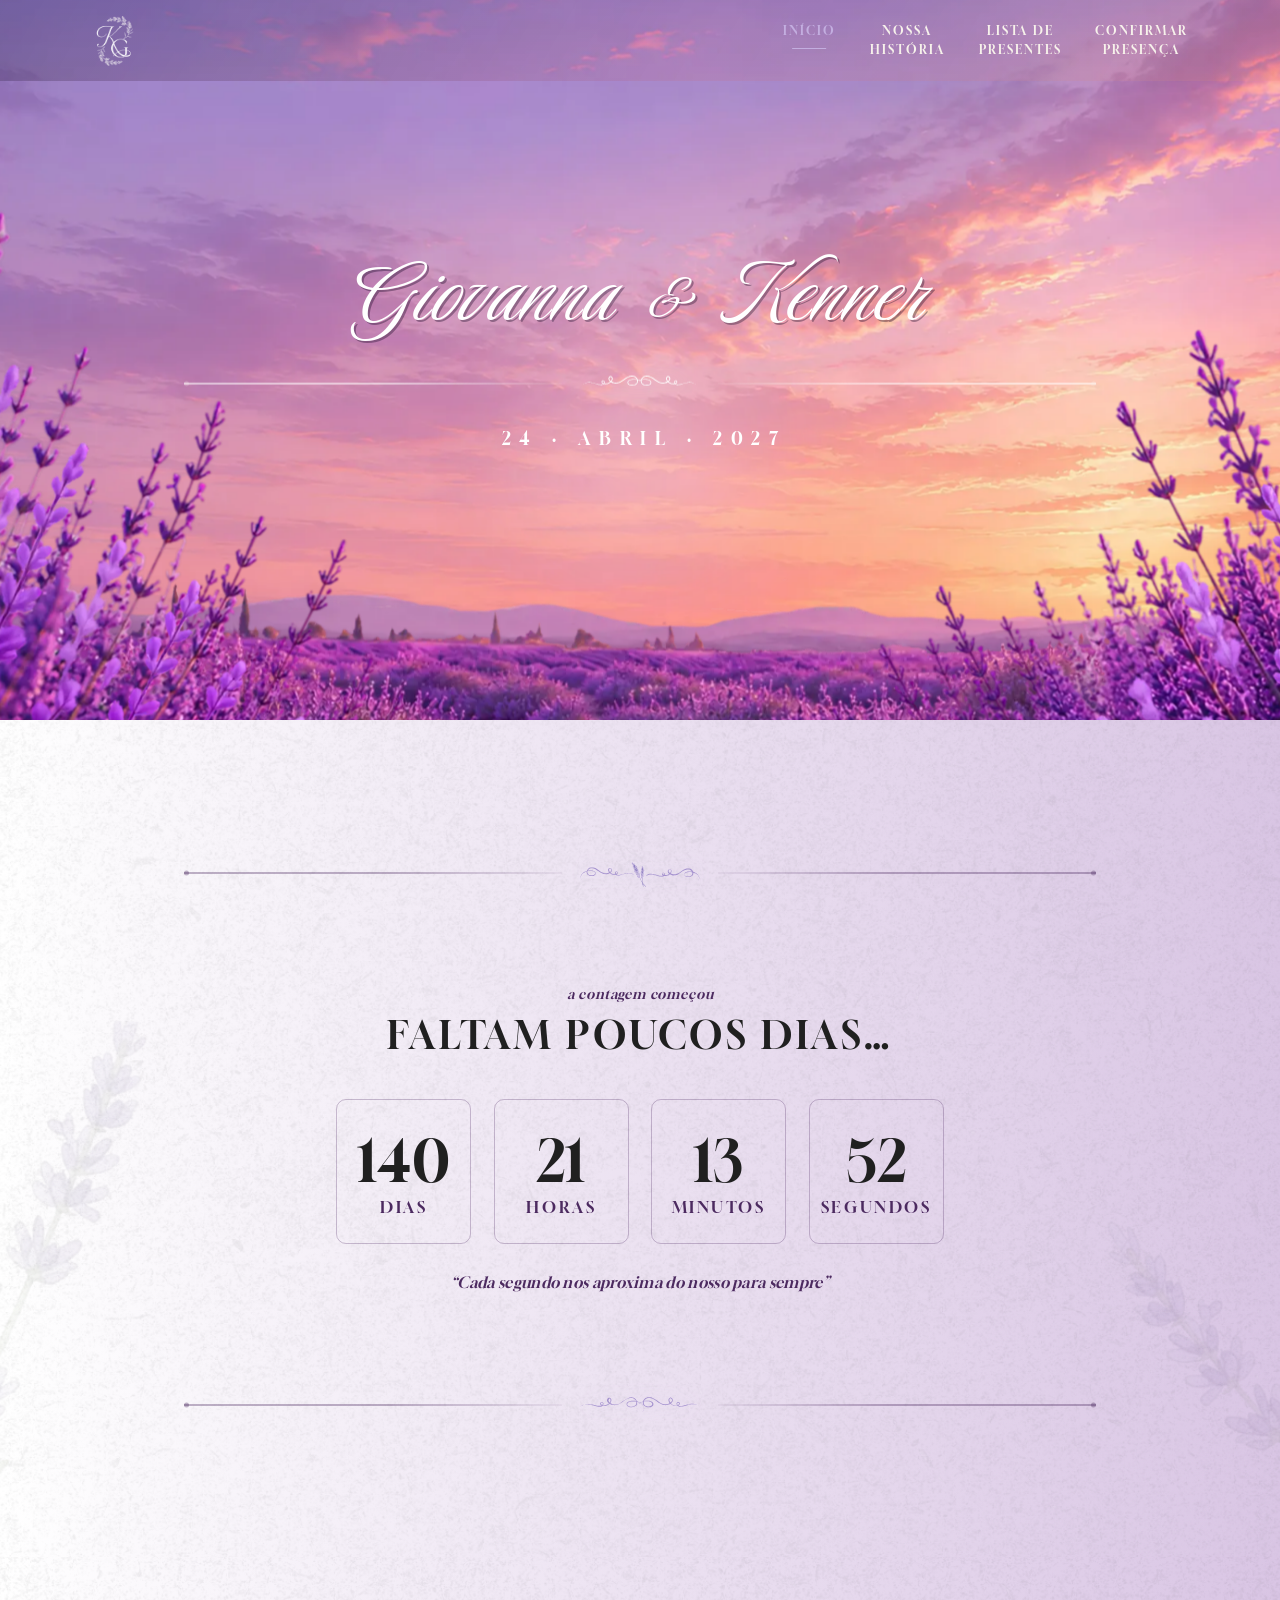
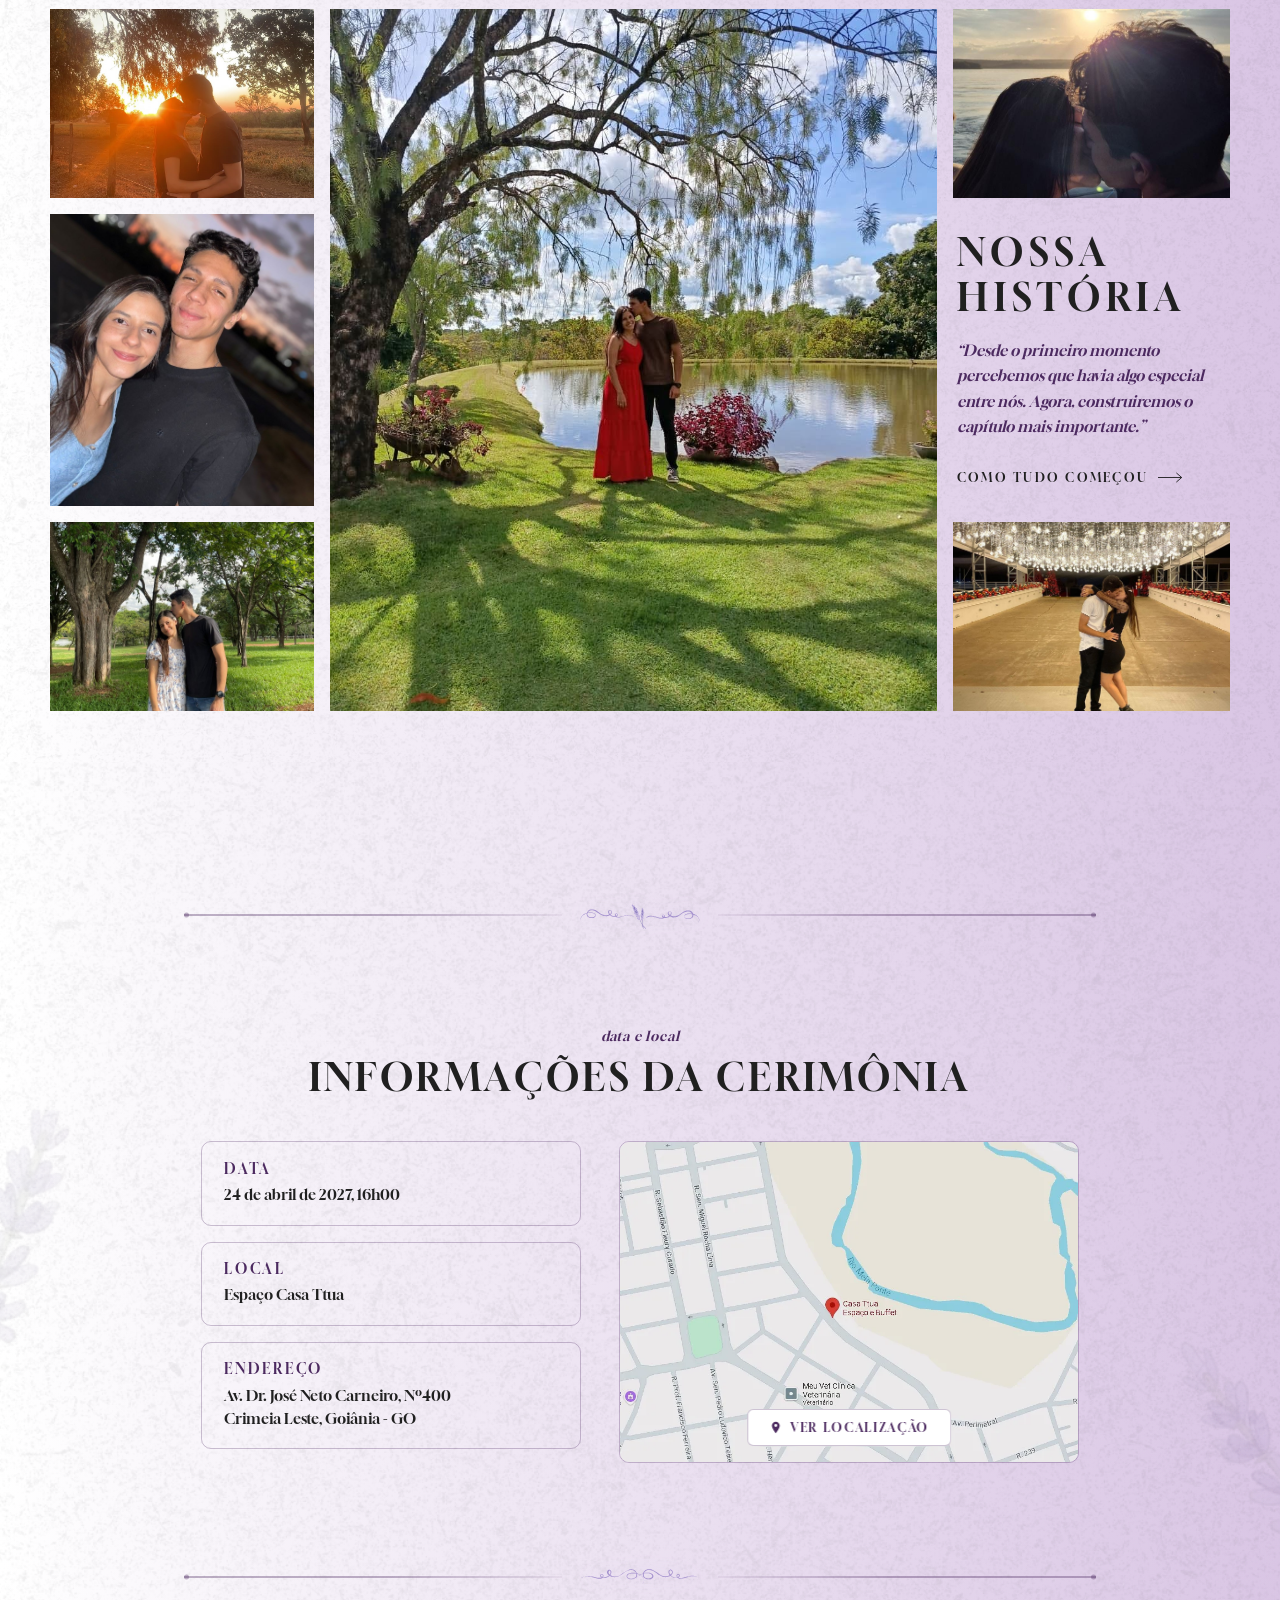
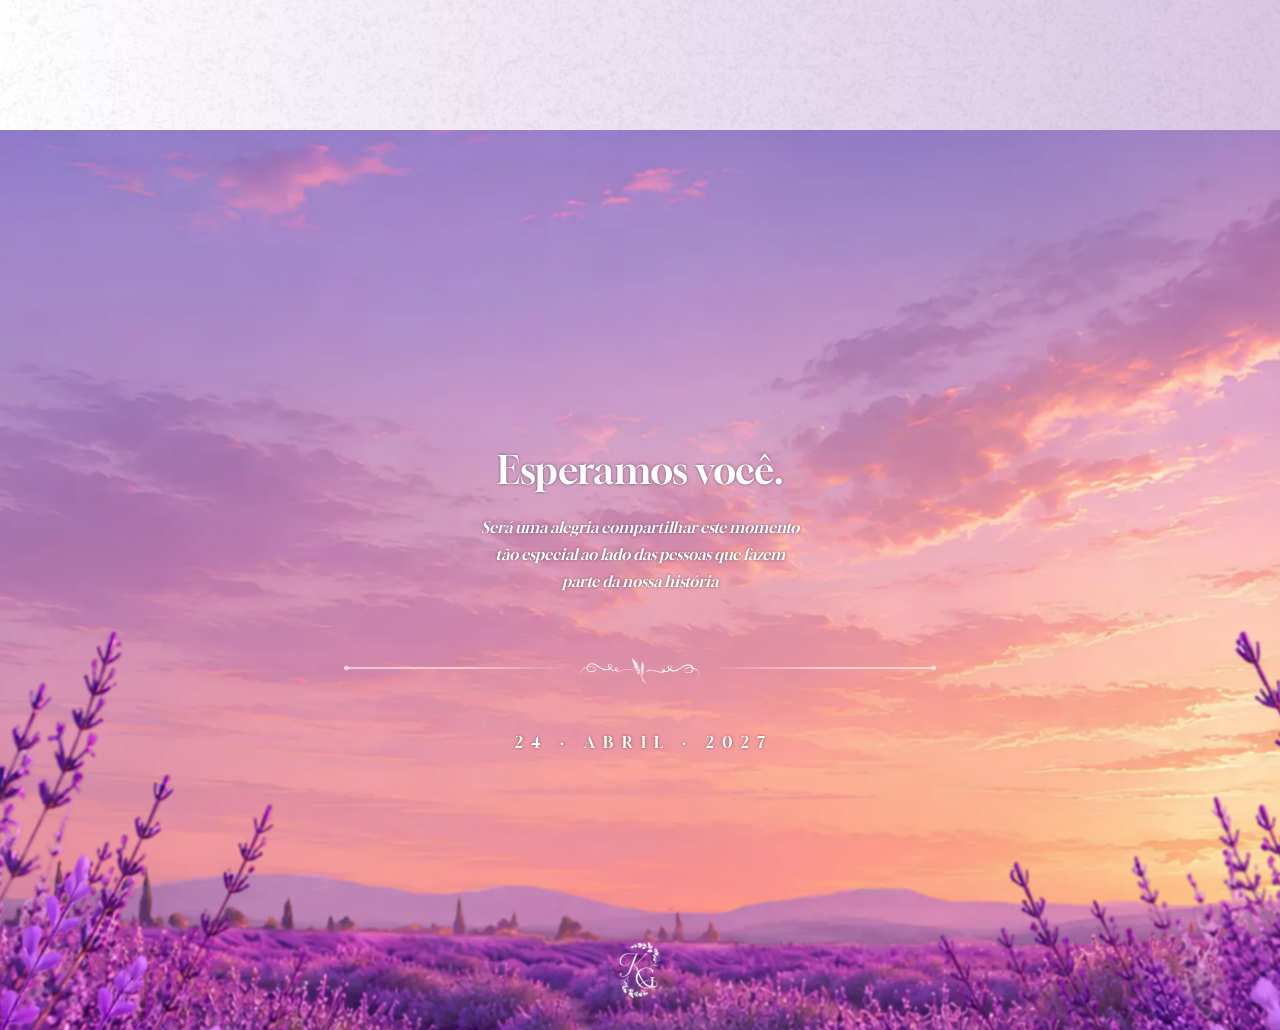
<file: index.html>
<!DOCTYPE html>
<html lang="pt-BR">
<head>
<meta charset="UTF-8">
<meta name="viewport" content="width=device-width, initial-scale=1.0">
<title>Giovanna &amp; Kenner · 24 de Abril de 2027</title>
<meta name="description" content="Site de casamento de Giovanna e Kenner — 24 de abril de 2027, Espaço Casa Ttua, Goiânia-GO.">

<link rel="preconnect" href="https://fonts.googleapis.com">
<link rel="preconnect" href="https://fonts.gstatic.com" crossorigin>
<link href="https://fonts.googleapis.com/css2?family=Gloock&family=Luxurious+Script&display=swap" rel="stylesheet">

<link rel="icon" type="image/webp" href="imagens/favicon.webp">
<link rel="apple-touch-icon" href="imagens/favicon.webp">

<link rel="stylesheet" href="css/style.css">
</head>
<body>

<!-- ============ CURSOR / LOADING VEIL ============ -->
<div class="veil" id="veil" aria-hidden="true"></div>

<!-- ============ HEADER ============ -->
<header class="site-header" id="siteHeader">
  <div class="site-header__inner">
    <a href="index.html" class="brand" aria-label="Página inicial — Giovanna e Kenner">
      <img src="imagens/logo.webp" alt="Monograma Giovanna e Kenner" class="brand__logo" decoding="async">
    </a>

    <button class="nav-toggle" id="navToggle" aria-label="Abrir menu" aria-expanded="false" aria-controls="primaryNav">
      <span></span><span></span><span></span>
    </button>

    <nav class="primary-nav" id="primaryNav" aria-label="Navegação principal">
      <button class="nav-close" id="navClose" type="button" aria-label="Fechar menu">
        <svg viewBox="0 0 20 20" aria-hidden="true"><path d="M4 4l12 12M16 4L4 16" stroke="currentColor" stroke-width="1.4" fill="none" stroke-linecap="round"/></svg>
      </button>
      <ul>
        <li><a href="index.html" class="is-active">Início</a></li>
        <li><a href="nossa-historia.html">Nossa<br class="nav-break">História</a></li>
        <li><a href="lista-presentes.html">Lista de<br class="nav-break">Presentes</a></li>
        <li><a href="confirmar-presenca.html">Confirmar<br class="nav-break">Presença</a></li>
      </ul>
    </nav>
  </div>
</header>

<main>

  <!-- ============ HERO ============ -->
  <section class="hero" id="hero" data-parallax-scene>
    <div class="hero__stage">
      <div class="hero__layer hero__layer--back" data-depth="16"></div>
      <div class="hero__layer hero__layer--back-mid" data-depth="28"></div>
      <div class="hero__layer hero__layer--mid" data-depth="40"></div>
      <div class="hero__layer hero__layer--mid-front" data-depth="55"></div>
      <div class="hero__layer hero__layer--front" data-depth="70"></div>
    </div>

    <div class="hero__scrim" aria-hidden="true"></div>
    <div class="hero__vignette" aria-hidden="true"></div>

    <div class="hero__content">
      <h1 class="hero__names">Giovanna <span class="hero__amp">&amp;</span> Kenner</h1>

      <div class="divider hero__divider" aria-hidden="true">
        <span class="divider__line"></span>
        <span class="divider__ornament">
          <img src="imagens/divisor_hero.svg" alt="" class="ornament-svg ornament-svg--hero">
        </span>
        <span class="divider__line"></span>
      </div>

      <p class="hero__date">24 · Abril · 2027</p>
    </div>
  </section>

  <!-- ============ CONTAGEM REGRESSIVA ============ -->
  <section class="countdown" id="countdown">
    <div class="countdown__bgimage" aria-hidden="true"></div>
    <div class="grain" aria-hidden="true"></div>

    <div class="divider" aria-hidden="true">
      <span class="divider__line"></span>
      <span class="divider__ornament divider__ornament--glow">
        <img src="imagens/divisor_superior.svg" alt="" class="ornament-svg" loading="lazy" decoding="async">
      </span>
      <span class="divider__line"></span>
    </div>

    <div class="countdown__inner">
      <p class="eyebrow">a contagem começou</p>
      <h2 class="section-title">Faltam poucos dias&hellip;</h2>

      <div class="countdown__grid" id="countdownGrid">
        <div class="countdown__box">
          <span class="countdown__value" id="cd-days">00</span>
          <span class="countdown__label">Dias</span>
        </div>
        <div class="countdown__box">
          <span class="countdown__value" id="cd-hours">00</span>
          <span class="countdown__label">Horas</span>
        </div>
        <div class="countdown__box">
          <span class="countdown__value" id="cd-minutes">00</span>
          <span class="countdown__label">Minutos</span>
        </div>
        <div class="countdown__box">
          <span class="countdown__value" id="cd-seconds">00</span>
          <span class="countdown__label">Segundos</span>
        </div>
      </div>

      <p class="countdown__quote">&ldquo;Cada segundo nos aproxima do nosso para sempre&rdquo;</p>
    </div>

    <div class="divider" aria-hidden="true">
      <span class="divider__line"></span>
      <span class="divider__ornament">
        <img src="imagens/divisor_inferior.svg" alt="" class="ornament-svg" loading="lazy" decoding="async">
      </span>
      <span class="divider__line"></span>
    </div>
  </section>

  <!-- ============ NOSSA HISTÓRIA ============ -->
  <section class="historia" id="historia">
    <div class="historia__bgimage" aria-hidden="true"></div>

    <div class="historia__mosaic">
      <div class="historia__photo historia__photo--a">
        <img src="imagens/fotos/historia-a.jpg" alt="Giovanna e Kenner" loading="lazy" decoding="async">
      </div>
      <div class="historia__photo historia__photo--b">
        <img src="imagens/fotos/historia-b.jpg" alt="Giovanna e Kenner" loading="lazy" decoding="async">
      </div>
      <div class="historia__photo historia__photo--c">
        <img src="imagens/fotos/historia-c.jpg" alt="Giovanna e Kenner" loading="lazy" decoding="async">
      </div>

      <div class="historia__photo historia__photo--center">
        <img src="imagens/fotos/historia-center.jpg" alt="Giovanna e Kenner" loading="lazy" decoding="async">
      </div>

      <div class="historia__content">
        <h2 class="historia__title">Nossa<br>História</h2>
        <p class="historia__text">&ldquo;Desde o primeiro momento percebemos que havia algo especial entre nós. Agora, construiremos o capítulo mais importante.&rdquo;</p>
        <a href="nossa-historia.html" class="link-arrow">
          <span>como tudo começou</span>
          <svg class="link-arrow__icon" viewBox="0 0 34 14" aria-hidden="true"><path d="M0 7h31M24 1l7 6-7 6" fill="none" stroke="currentColor" stroke-width="1.2"/></svg>
        </a>
      </div>

      <div class="historia__photo historia__photo--d">
        <img src="imagens/fotos/historia-d.jpg" alt="Giovanna e Kenner" loading="lazy" decoding="async">
      </div>
      <div class="historia__photo historia__photo--e">
        <img src="imagens/fotos/historia-e.jpg" alt="Giovanna e Kenner" loading="lazy" decoding="async">
      </div>
    </div>
  </section>

  <!-- ============ INFORMAÇÕES DA CERIMÔNIA ============ -->
  <section class="ceremony" id="ceremony">
    <div class="ceremony__bgimage" aria-hidden="true"></div>
    <div class="grain" aria-hidden="true"></div>

    <div class="divider" aria-hidden="true">
      <span class="divider__line"></span>
      <span class="divider__ornament divider__ornament--glow">
        <img src="imagens/divisor_superior.svg" alt="" class="ornament-svg" loading="lazy" decoding="async">
      </span>
      <span class="divider__line"></span>
    </div>

    <div class="ceremony__inner">
      <p class="eyebrow">data e local</p>
      <h2 class="section-title">Informações da Cerimônia</h2>

      <div class="ceremony__grid">
        <div class="ceremony__cards">
          <div class="ceremony__card">
            <span class="ceremony__label">Data</span>
            <p class="ceremony__value">24 de abril de 2027, 16h00</p>
          </div>
          <div class="ceremony__card">
            <span class="ceremony__label">Local</span>
            <p class="ceremony__value">Espaço Casa Ttua</p>
          </div>
          <div class="ceremony__card">
            <span class="ceremony__label">Endereço</span>
            <p class="ceremony__value">Av. Dr. José Neto Carneiro, Nº400<br>Crimeia Leste, Goiânia&nbsp;-&nbsp;GO</p>
          </div>
        </div>

        <div class="ceremony__map">
          <img src="imagens/mapa-preview.webp" alt="Prévia do mapa com a localização do Espaço Casa Ttua" class="ceremony__map-img" loading="lazy" decoding="async">
          <a class="map-btn"
             href="https://maps.app.goo.gl/6ps8UqA8dbQzQbwL6"
             target="_blank" rel="noopener noreferrer">
            <svg viewBox="0 0 20 20" class="map-btn__icon" aria-hidden="true"><path d="M10 1c-3.3 0-6 2.7-6 6 0 4.5 6 12 6 12s6-7.5 6-12c0-3.3-2.7-6-6-6zm0 8.2A2.2 2.2 0 1 1 10 4.8a2.2 2.2 0 0 1 0 4.4z" fill="currentColor"/></svg>
            <span>ver localização</span>
          </a>
        </div>
      </div>
    </div>

    <div class="divider" aria-hidden="true">
      <span class="divider__line"></span>
      <span class="divider__ornament">
        <img src="imagens/divisor_inferior.svg" alt="" class="ornament-svg" loading="lazy" decoding="async">
      </span>
      <span class="divider__line"></span>
    </div>
  </section>

  <!-- ============ SEÇÃO FINAL ============ -->
  <section class="farewell" id="farewell" data-parallax-scene>
    <div class="farewell__stage">
      <div class="farewell__layer farewell__layer--back" data-depth="16"></div>
      <div class="farewell__layer farewell__layer--back-mid" data-depth="28"></div>
      <div class="farewell__layer farewell__layer--mid" data-depth="40"></div>
      <div class="farewell__layer farewell__layer--mid-front" data-depth="55"></div>
      <div class="farewell__layer farewell__layer--front" data-depth="70"></div>
    </div>

    <div class="farewell__scrim" aria-hidden="true"></div>
    <div class="farewell__vignette" aria-hidden="true"></div>

    <div class="farewell__content">
      <h2 class="farewell__title">Esperamos você.</h2>
      <p class="farewell__text">Será uma alegria compartilhar este momento<br>tão especial ao lado das pessoas que fazem<br>parte da nossa história</p>

      <div class="divider" aria-hidden="true">
        <span class="divider__line"></span>
        <span class="divider__ornament">
          <img src="imagens/divisor_final.svg" alt="" class="ornament-svg" loading="lazy" decoding="async">
        </span>
        <span class="divider__line"></span>
      </div>

      <p class="farewell__date">24 · Abril · 2027</p>
    </div>

    <div class="farewell__signature">
      <div class="farewell__signature-top">
        <img src="imagens/logo.webp" alt="Monograma Giovanna e Kenner" class="farewell__signature-logo" loading="lazy" decoding="async">
      </div>        
    </div>
  </section>

</main>

<script src="js/parallax.js" defer></script>
<script src="js/main.js" defer></script>
</body>
</html>
</file>
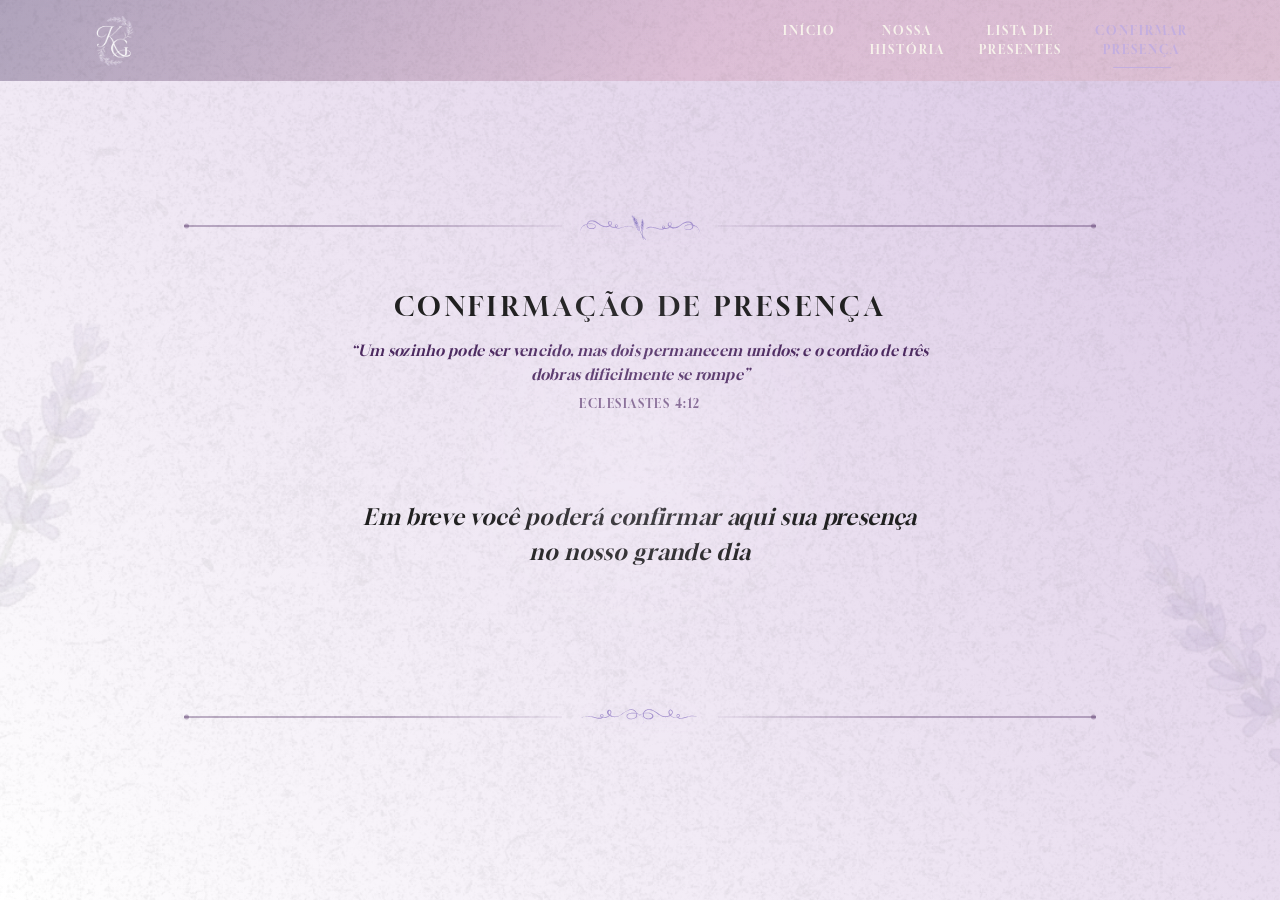
<file: confirmar-presenca.html>
<!DOCTYPE html>
<html lang="pt-BR">
<head>
<meta charset="UTF-8">
<meta name="viewport" content="width=device-width, initial-scale=1.0">
<title>Confirmar Presença · Giovanna &amp; Kenner</title>
<meta name="description" content="Confirme sua presença no casamento de Giovanna e Kenner.">

<link rel="preconnect" href="https://fonts.googleapis.com">
<link rel="preconnect" href="https://fonts.gstatic.com" crossorigin>
<link href="https://fonts.googleapis.com/css2?family=Gloock&family=Luxurious+Script&display=swap" rel="stylesheet">

<link rel="icon" type="image/webp" href="imagens/favicon.webp">
<link rel="apple-touch-icon" href="imagens/favicon.webp">

<link rel="stylesheet" href="css/style.css">
<link rel="stylesheet" href="css/confirmar-presenca.css">
</head>
<body>

<!-- ============ CURSOR / LOADING VEIL ============ -->
<div class="veil" id="veil" aria-hidden="true"></div>

<!-- ============ HEADER ============ -->
<header class="site-header" id="siteHeader">
  <div class="site-header__inner">
    <a href="index.html" class="brand" aria-label="Página inicial — Giovanna e Kenner">
      <img src="imagens/logo.webp" alt="Monograma Giovanna e Kenner" class="brand__logo" decoding="async">
    </a>

    <button class="nav-toggle" id="navToggle" aria-label="Abrir menu" aria-expanded="false" aria-controls="primaryNav">
      <span></span><span></span><span></span>
    </button>

    <nav class="primary-nav" id="primaryNav" aria-label="Navegação principal">
      <button class="nav-close" id="navClose" type="button" aria-label="Fechar menu">
        <svg viewBox="0 0 20 20" aria-hidden="true"><path d="M4 4l12 12M16 4L4 16" stroke="currentColor" stroke-width="1.4" fill="none" stroke-linecap="round"/></svg>
      </button>
      <ul>
        <li><a href="index.html">Início</a></li>
        <li><a href="nossa-historia.html">Nossa<br class="nav-break">História</a></li>
        <li><a href="lista-presentes.html">Lista de<br class="nav-break">Presentes</a></li>
        <li><a href="confirmar-presenca.html" class="is-active">Confirmar<br class="nav-break">Presença</a></li>
      </ul>
    </nav>
  </div>
</header>

<main>
  <!-- ============ CONFIRMAR PRESENÇA ============ -->
  <section class="cp" id="cp">
    <div class="grain" aria-hidden="true"></div>

    <!-- topo: divisória + título + versículo -->
    <div class="cp__top cp__reveal">
      <div class="divider" aria-hidden="true">
        <span class="divider__line"></span>
        <span class="divider__ornament divider__ornament--glow">
          <img src="imagens/divisor_superior.svg" alt="" class="ornament-svg" loading="lazy" decoding="async">
        </span>
        <span class="divider__line"></span>
      </div>
      <h1 class="cp__title">Confirmação de Presença</h1>
      <p class="cp__quote">
        “Um sozinho pode ser vencido, mas dois permanecem unidos; e o cordão de três dobras dificilmente se rompe”
        <span class="cp__quote-ref">Eclesiastes 4:12</span>
      </p>
    </div>

    <!-- centro: aviso -->
    <div class="cp__block cp__reveal">
      <p class="cp__phrase">Em breve você poderá confirmar aqui sua presença no nosso grande dia</p>
    </div>

    <!-- rodapé: divisória -->
    <div class="cp__bottom cp__reveal">
      <div class="divider" aria-hidden="true">
        <span class="divider__line"></span>
        <span class="divider__ornament">
          <img src="imagens/divisor_inferior.svg" alt="" class="ornament-svg" loading="lazy" decoding="async">
        </span>
        <span class="divider__line"></span>
      </div>
    </div>

  </section>
</main>

<script src="js/main.js" defer></script>
</body>
</html>
</file>
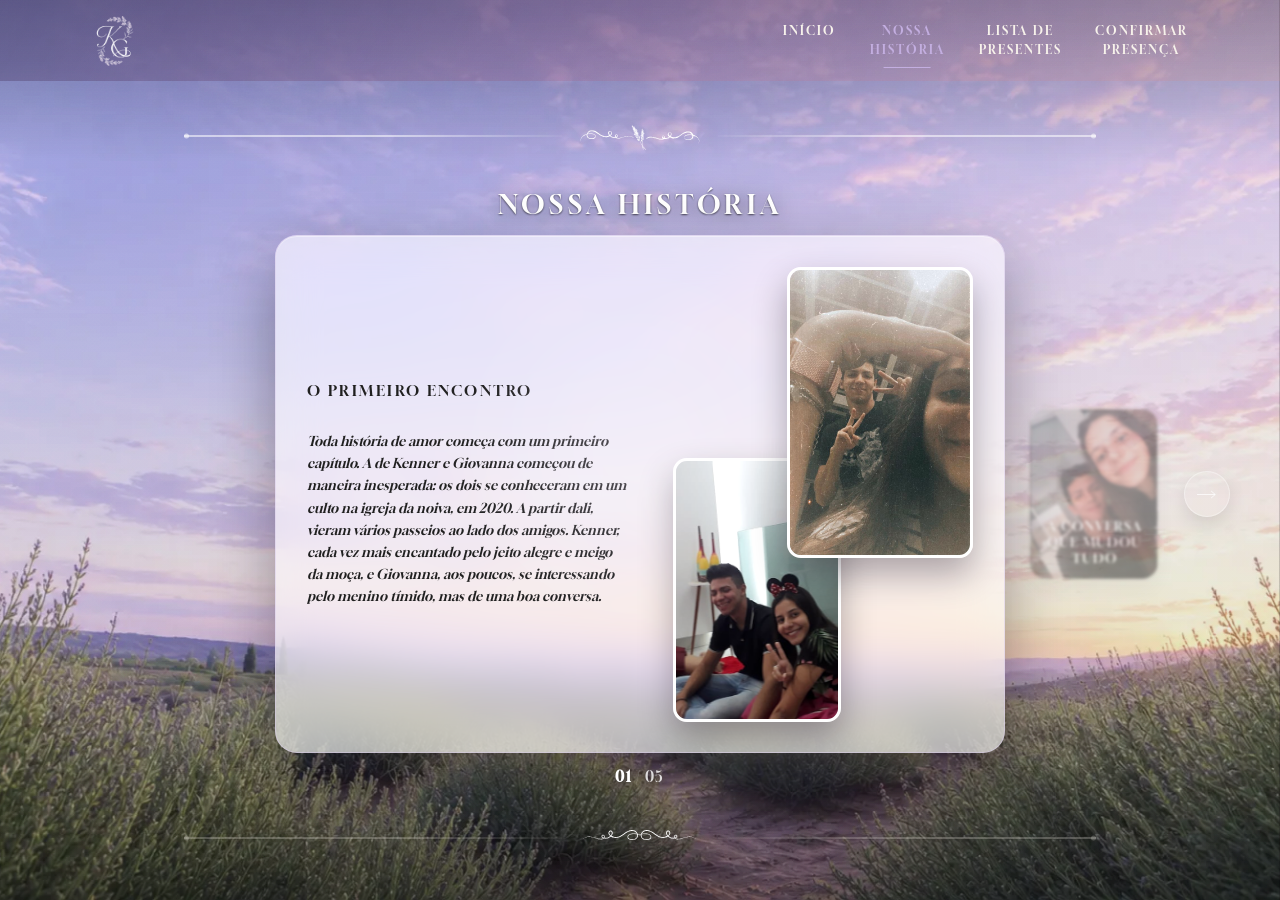
<file: nossa-historia.html>
<!DOCTYPE html>
<html lang="pt-BR">
<head>
<meta charset="UTF-8">
<meta name="viewport" content="width=device-width, initial-scale=1.0">
<title>Nossa História · Giovanna &amp; Kenner</title>
<meta name="description" content="A história de Giovanna e Kenner — do primeiro encontro ao pedido de casamento.">

<link rel="preconnect" href="https://fonts.googleapis.com">
<link rel="preconnect" href="https://fonts.gstatic.com" crossorigin>
<link href="https://fonts.googleapis.com/css2?family=Gloock&family=Luxurious+Script&display=swap" rel="stylesheet">

<link rel="icon" type="image/webp" href="imagens/favicon.webp">
<link rel="apple-touch-icon" href="imagens/favicon.webp">

<link rel="stylesheet" href="css/style.css">
<link rel="stylesheet" href="css/nossa-historia.css">
</head>
<body>

<!-- ============ CURSOR / LOADING VEIL ============ -->
<div class="veil" id="veil" aria-hidden="true"></div>

<!-- ============ HEADER ============ -->
<header class="site-header" id="siteHeader">
  <div class="site-header__inner">
    <a href="index.html" class="brand" aria-label="Página inicial — Giovanna e Kenner">
      <img src="imagens/logo.webp" alt="Monograma Giovanna e Kenner" class="brand__logo" decoding="async">
    </a>

    <button class="nav-toggle" id="navToggle" aria-label="Abrir menu" aria-expanded="false" aria-controls="primaryNav">
      <span></span><span></span><span></span>
    </button>

    <nav class="primary-nav" id="primaryNav" aria-label="Navegação principal">
      <button class="nav-close" id="navClose" type="button" aria-label="Fechar menu">
        <svg viewBox="0 0 20 20" aria-hidden="true"><path d="M4 4l12 12M16 4L4 16" stroke="currentColor" stroke-width="1.4" fill="none" stroke-linecap="round"/></svg>
      </button>
      <ul>
        <li><a href="index.html">Início</a></li>
        <li><a href="nossa-historia.html" class="is-active">Nossa<br class="nav-break">História</a></li>
        <li><a href="lista-presentes.html">Lista de<br class="nav-break">Presentes</a></li>
        <li><a href="confirmar-presenca.html">Confirmar<br class="nav-break">Presença</a></li>
      </ul>
    </nav>
  </div>
</header>

<main>
  <!-- ============ NOSSA HISTÓRIA — SLIDER ============ -->
  <section class="nh" id="nh">

    <!-- fundo: 3 imagens que se revezam conforme os capítulos avançam
         (bg-01: capítulos 1-2 · bg-02: capítulos 3-4 · bg-03: capítulo 5) -->
    <div class="nh__bg" id="nhBg" aria-hidden="true">
      <div class="nh__bg-layer" data-bg-index="0" style="background-image:url('imagens/nossa_historia/bg-01.webp')"></div>
      <div class="nh__bg-layer" data-bg-index="1" style="background-image:url('imagens/nossa_historia/bg-02.webp')"></div>
      <div class="nh__bg-layer" data-bg-index="2" style="background-image:url('imagens/nossa_historia/bg-03.webp')"></div>
    </div>
    <div class="nh__scrim" aria-hidden="true"></div>
    <div class="grain" aria-hidden="true"></div>

    <!-- topo: divisória (estilo seção final) + título -->
    <div class="nh__top">
      <div class="divider divider--white" aria-hidden="true">
        <span class="divider__line"></span>
        <span class="divider__ornament">
          <img src="imagens/divisor_final.svg" alt="" class="ornament-svg" loading="lazy" decoding="async">
        </span>
        <span class="divider__line"></span>
      </div>
      <h1 class="nh__title">Nossa História</h1>
    </div>

    <!-- centro: slider de capítulos -->
    <div class="nh__stage">
      <button class="nh__arrow nh__arrow--prev" id="nhPrev" type="button" aria-label="Capítulo anterior">
        <svg viewBox="0 0 34 14" aria-hidden="true"><path d="M34 7H3M10 1L3 7l7 6" fill="none" stroke="currentColor" stroke-width="1.2"/></svg>
      </button>

      <div class="nh__slider">
        <button class="nh__preview nh__preview--prev" id="nhPreviewPrev" type="button" aria-label="Ir para o capítulo anterior">
          <span class="nh__preview-title" id="nhPreviewPrevTitle"></span>
        </button>

        <article class="nh__card" id="nhCard">
          <div class="nh__card-inner" id="nhCardInner">
            <div class="nh__card-text">
              <h2 class="nh__card-title" id="nhCardTitle"></h2>
              <div class="nh__card-body-scroll">
                <p class="nh__card-body" id="nhCardBody"></p>
              </div>
            </div>
            <div class="nh__card-photos" id="nhCardPhotos">
              <div class="nh__photo nh__photo--a">
                <img id="nhPhotoA" src="" alt="" decoding="async">
              </div>
              <div class="nh__photo nh__photo--b">
                <img id="nhPhotoB" src="" alt="" decoding="async">
              </div>
            </div>
          </div>
        </article>

        <button class="nh__preview nh__preview--next" id="nhPreviewNext" type="button" aria-label="Ir para o próximo capítulo">
          <span class="nh__preview-title" id="nhPreviewNextTitle"></span>
        </button>
      </div>

      <button class="nh__arrow nh__arrow--next" id="nhNext" type="button" aria-label="Próximo capítulo">
        <svg viewBox="0 0 34 14" aria-hidden="true"><path d="M0 7h31M24 1l7 6-7 6" fill="none" stroke="currentColor" stroke-width="1.2"/></svg>
      </button>
    </div>

    <p class="nh__counter" id="nhCounter" aria-live="polite">
      <span class="nh__counter-current" id="nhCounterCurrent">01</span><span class="nh__counter-sep">/</span><span class="nh__counter-total" id="nhCounterTotal">05</span>
    </p>

    <!-- rodapé: divisória (estilo hero) -->
    <div class="nh__bottom">
      <div class="divider hero__divider" aria-hidden="true">
        <span class="divider__line"></span>
        <span class="divider__ornament">
          <img src="imagens/divisor_hero.svg" alt="" class="ornament-svg">
        </span>
        <span class="divider__line"></span>
      </div>
    </div>

  </section>
</main>

<script src="js/main.js" defer></script>
<script src="js/nossa-historia.js" defer></script>
</body>
</html>
</file>
<file: css/style.css>
/* =========================================================
   GIOVANNA & KENNER — CASAMENTO
   Design tokens
   ========================================================= */
:root{
  --color-bg:            #060506;
  --color-bg-soft:       #0c0a0d;
  --color-cream:         #f7f2eb;
  --color-cream-dim:     rgba(247,242,235,.72);
  --color-cream-faint:   rgba(247,242,235,.45);
  --color-lavender:      #c3aee0;
  --color-lavender-soft: #d8c9ea;
  --color-lavender-deep: #8f74b8;
  --color-line:          rgba(247,242,235,.24);
  --color-line-soft:     rgba(247,242,235,.14);

  /* paleta clara usada nas seções de contagem e cerimônia */
  --color-light-start:   #ffffff;
  --color-light-end:     #d9c5e4;
  --color-title-dark:    #202020;
  --color-subtitle-deep: #4c2a60;

  --font-script:  'Luxurious Script', cursive;
  --font-display: 'Gloock', serif;

  --ease-soft: cubic-bezier(.22,.61,.36,1);
  --ease-out:  cubic-bezier(.16,1,.3,1);

  --container: 1180px;
  --header-h: 81px;
  --header-h-scrolled: 57px;

  /* escala tipográfica padronizada: títulos, subtítulos (eyebrow) e textos de parágrafo */
  --fs-title:    clamp(2rem, 3vw, 3.5rem);
  --fs-subtitle: clamp(.85rem, .4vw + .5rem, .98rem);
  --fs-text:     clamp(.88rem, .3vw + .72rem, .98rem);

  /* largura padrão das linhas divisórias (mesma largura em todas as seções) — ~75% da tela */
  --divider-width: clamp(340px, 75vw, 980px);
}

/* =========================================================
   RESET
   ========================================================= */
*, *::before, *::after{ box-sizing: border-box; }
html{
  scroll-behavior: smooth;
}
body{
  margin: 0;
  background: var(--color-bg);
  color: var(--color-cream);
  font-family: var(--font-display);
  font-weight: 400;
  -webkit-font-smoothing: antialiased;
  overflow-x: hidden;
}
img{ max-width: 100%; display: block; }
a{ color: inherit; text-decoration: none; }
ul{ margin: 0; padding: 0; list-style: none; }
h1,h2,h3,p{ margin: 0; }
button{ font-family: inherit; cursor: pointer; }

:focus-visible{
  outline: 1px solid var(--color-lavender-soft);
  outline-offset: 4px;
}

/* =========================================================
   VEIL (entrada suave da página)
   ========================================================= */
.veil{
  position: fixed;
  inset: 0;
  background: var(--color-bg);
  z-index: 9999;
  pointer-events: none;
  opacity: 1;
  transition: opacity 1.1s var(--ease-soft);
}
.veil.is-hidden{ opacity: 0; }

/* =========================================================
   SHARED — eyebrow / section title / grain / dividers
   ========================================================= */
.eyebrow{
  font-style: italic;
  font-weight: 300;
  font-size: var(--fs-subtitle);
  letter-spacing: .06em;
  color: var(--color-cream-dim);
  margin: 0 0 .6rem;
}

.section-title{
  font-weight: 400;
  font-size: var(--fs-title);
  letter-spacing: .1em;
  text-transform: uppercase;
  color: var(--color-cream);
  margin: 0 0 2.6rem;
}

.grain{
  position: absolute;
  inset: 0;
  pointer-events: none;
  opacity: .05;
  mix-blend-mode: overlay;
  background-image: url("data:image/svg+xml;utf8,<svg xmlns='http://www.w3.org/2000/svg' width='120' height='120'><filter id='n'><feTurbulence type='fractalNoise' baseFrequency='0.9' numOctaves='2' stitchTiles='stitch'/></filter><rect width='100%25' height='100%25' filter='url(%23n)'/></svg>");
  background-size: 180px 180px;
}

/* ---------- Divisor (linhas + ícone central) ----------
   Estrutura reutilizada em todas as seções:
   .divider > .divider__line + .divider__ornament(img) + .divider__line
   - largura padronizada (--divider-width)
   - linhas mais espessas (1.5px)
   - opacidade menor apenas na extremidade próxima ao ícone central
   - pequeno círculo decorativo na extremidade externa de cada linha
   - modificador .divider__ornament--glow adiciona brilho suave atrás do ícone
------------------------------------------------------------ */
.divider{
  position: relative;
  z-index: 2;
  display: flex;
  align-items: center;
  justify-content: center;
  gap: 1.1rem;
  width: 100%;
  max-width: var(--divider-width);
  margin: 0 auto;
  padding: 0 1.5rem;
  color: var(--color-lavender-soft);
}
.divider__line{
  position: relative;
  flex: 1 1 auto;
  height: 1.875px;
}
.divider__line:first-child{
  background: linear-gradient(90deg, var(--color-line) 0%, var(--color-line) 55%, rgba(247,242,235,.05) 100%);
}
.divider__line:last-child{
  background: linear-gradient(90deg, rgba(247,242,235,.05) 0%, var(--color-line) 45%, var(--color-line) 100%);
}
.divider__line:first-child::before,
.divider__line:last-child::after{
  content: "";
  position: absolute;
  top: 50%;
  width: 5px;
  height: 5px;
  border-radius: 50%;
  background: var(--color-line);
  transform: translateY(-50%);
}
.divider__line:first-child::before{ left: 0; }
.divider__line:last-child::after{ right: 0; }

/* Padrão de divisória em tom roxo, compartilhado entre todas as
   seções/páginas de fundo claro (contagem, cerimônia, lista de
   presentes e confirmar presença) — antes duplicado em 3 arquivos CSS */
.countdown .divider__line:first-child,
.ceremony .divider__line:first-child,
.cp .divider__line:first-child,
.lp .divider__line:first-child{
  background: linear-gradient(90deg, rgba(76,42,96,.35) 0%, rgba(76,42,96,.35) 55%, rgba(76,42,96,.05) 100%);
}
.countdown .divider__line:last-child,
.ceremony .divider__line:last-child,
.cp .divider__line:last-child,
.lp .divider__line:last-child{
  background: linear-gradient(90deg, rgba(76,42,96,.05) 0%, rgba(76,42,96,.35) 45%, rgba(76,42,96,.35) 100%);
}
.countdown .divider__line:first-child::before,
.countdown .divider__line:last-child::after,
.ceremony .divider__line:first-child::before,
.ceremony .divider__line:last-child::after,
.cp .divider__line:first-child::before,
.cp .divider__line:last-child::after,
.lp .divider__line:first-child::before,
.lp .divider__line:last-child::after{
  background: rgba(76,42,96,.35);
}

/* Hero e Farewell: linhas 50% mais espessas */
.hero__divider .divider__line,
.farewell .divider .divider__line{
  height: 2px;
}

/* Farewell: divisória preta e mais estreita (~50% da largura da tela) */
.farewell .divider{
  max-width: clamp(240px, 75vw, 640px);
}
.hero .divider__line:first-child,
.farewell .divider__line:first-child{
  background: linear-gradient(90deg, rgba(255, 255, 255, 0.55) 0%, rgba(255, 255, 255,.55) 55%, rgba(255, 255, 255,.05) 100%);
}
.hero .divider__line:last-child,
.farewell .divider__line:last-child{
  background: linear-gradient(90deg, rgba(255, 255, 255,.05) 0%, rgba(255, 255, 255,.55) 45%, rgba(255, 255, 255,.55) 100%);
}
.farewell .divider__line:first-child::before,
.farewell .divider__line:last-child::after{
  background: rgba(255, 255, 255,.55);
}

.divider__ornament{
  flex: 0 0 auto;
  position: relative;
  display: flex;
  filter: drop-shadow(0 0 8px rgba(195,174,224,.35));
}
.ornament-svg{ width: 120px; height: 77px; display: block; }

/* =========================================================
   HEADER
   ========================================================= */
.site-header{
  position: fixed;
  top: 0; left: 0; right: 0;
  z-index: 500;
  height: var(--header-h);
  display: flex;
  align-items: center;
  background: linear-gradient(120deg, rgba(70,52,96,.38), rgba(196,110,140,.22) 55%, rgba(230,150,120,.16));
  transition: height .5s var(--ease-out), background .5s var(--ease-out), backdrop-filter .5s var(--ease-out), box-shadow .5s var(--ease-out);
}
.site-header.is-scrolled{
  height: var(--header-h-scrolled);
  background: rgba(91, 51, 129, 0.61);
  backdrop-filter: blur(16px) saturate(140%);
  -webkit-backdrop-filter: blur(16px) saturate(140%);
  box-shadow: 0 1px 0 rgba(247,242,235,.08);
}

.site-header__inner{
  width: 100%;
  max-width: var(--container);
  margin: 0 auto;
  padding: 0 2.5rem;
  display: grid;
  grid-template-columns: auto 1fr auto;
  align-items: center;
}

.brand{ justify-self: start; display: inline-flex; }
.brand__logo{
  height: 50px;
  width: auto;
  opacity: .92;
  transition: height .5s var(--ease-out), opacity .3s;
}
.site-header.is-scrolled .brand__logo{ height: 36px; }
.brand:hover .brand__logo{ opacity: 1; }

.primary-nav{ grid-column: 2; justify-self: end; }
.primary-nav ul{
  display: flex;
  gap: clamp(1.5rem, 2.4vw, 3rem);
}
.primary-nav a{
  display: inline-block;
  font-size: .78rem;
  letter-spacing: .16em;
  text-transform: uppercase;
  text-align: center;
  line-height: 1.5;
  color: var(--color-cream);
  padding: .4rem .1rem;
  position: relative;
  transition: color .35s var(--ease-out);
}
.primary-nav a::after{
  content: "";
  position: absolute;
  left: 50%; bottom: -2px;
  width: 0; height: 1px;
  background: var(--color-lavender);
  transform: translateX(-50%);
  transition: width .35s var(--ease-out);
}
.primary-nav a:hover{ color: var(--color-lavender-soft); }
.primary-nav a:hover::after{ width: 60%; }
.primary-nav a.is-active{ color: var(--color-lavender); }
.primary-nav a.is-active::after{ width: 60%; }
.nav-break{ display: inline; }

.nav-toggle{
  display: none;
  grid-column: 3;
  justify-self: end;
  background: none;
  border: none;
  width: 30px;
  height: 22px;
  flex-direction: column;
  justify-content: space-between;
  padding: 0;
}
.nav-toggle span{
  display: block;
  height: 1px;
  background: var(--color-cream);
  transition: transform .35s var(--ease-out), opacity .35s var(--ease-out);
}
.nav-toggle.is-open span:nth-child(1){ transform: translateY(10.5px) rotate(45deg); }
.nav-toggle.is-open span:nth-child(2){ opacity: 0; }
.nav-toggle.is-open span:nth-child(3){ transform: translateY(-10.5px) rotate(-45deg); }

/* Botão "x" para fechar o menu mobile — fica no canto superior do
   painel deslizante e só existe visualmente em telas ≤860px */
.nav-close{
  display: none;
}

/* =========================================================
   HERO
   ========================================================= */
.hero{
  position: relative;
  width: 100%;
  aspect-ratio: 16 / 9;
  min-height: 560px;
  max-height: 100vh;
  overflow: hidden;
  background: #4c2a60;
  perspective: 1200px;
}
.hero__stage{
  position: absolute;
  inset: -6%;
  transform-style: preserve-3d;
}
.hero__layer{
  position: absolute;
  inset: -10%;
  background-position: center;
  background-size: cover;
  background-repeat: no-repeat;
  will-change: transform;
}
.hero__layer--back{
  z-index: 1; background-image: url('../imagens/hero-back.webp');
  background-position: center 100%;
}
.hero__layer--back-mid{
  z-index: 2; background-image: url('../imagens/hero-back-mid.webp');
  background-position: center 100%;
}
.hero__layer--mid{
  z-index: 3; background-image: url('../imagens/hero-mid.webp');
  background-position: center 100%;
}
.hero__layer--mid-front{
  z-index: 4; background-image: url('../imagens/hero-mid-front.webp');
  background-position: center 100%;
}
.hero__layer--front{
  z-index: 5; background-image: url('../imagens/hero-front.webp');
  background-position: center 100%;
}

.hero__scrim{
  position: absolute;
  inset: 0;
  z-index: 6;
  background: none;
  pointer-events: none;
}
.hero__vignette{
  position: absolute;
  inset: 0;
  z-index: 6;
  pointer-events: none;
  box-shadow: none;
}

.hero__content{
  position: relative;
  z-index: 7;
  height: 100%;
  display: flex;
  flex-direction: column;
  align-items: center;
  justify-content: center;
  text-align: center;
  padding: 0 1.5rem;
  transform: translateY(-2%);
}
.hero__names{
  font-family: var(--font-script);
  font-weight: 400;
  font-size: clamp(3.12rem, 8vw, 10rem);
  line-height: 1;
  color: #ffffff;
  text-shadow: 2px 2px 0px rgba(17, 2, 31, 0.35);
  letter-spacing: .01em;
  opacity: 0;
  animation: rise-in 1.4s var(--ease-out) .4s forwards;
  margin-bottom: -0.4rem;
}
.hero__amp{
  display: inline-block;
  font-size: .78em;
  color: #ffffff;
  margin: 0 .12em;
}
.hero__divider{
  margin: 0.4rem 0 0.4rem;
  opacity: 0;
  animation: fade-in 1.2s var(--ease-out) 1s forwards;
}
.hero__date{
  font-size: clamp(1.107rem, .5vw + .7rem, 1.35rem);
  letter-spacing: .5em;
  text-transform: uppercase;
  color: #ffffff;
  padding-left: .5em;
  opacity: 0;
  animation: fade-in 1.2s var(--ease-out) 1.25s forwards;
}

@keyframes rise-in{
  from{ opacity: 0; transform: translateY(22px); }
  to{ opacity: 1; transform: translateY(0); }
}
@keyframes fade-in{
  from{ opacity: 0; }
  to{ opacity: 1; }
}

/* =========================================================
   COUNTDOWN
   ========================================================= */
.countdown{
  position: relative;
  background: linear-gradient(90deg, var(--color-light-start) 0%, var(--color-light-end) 100%);
  padding: 7.15rem 1.5rem 7.15rem;
  text-align: center;
  overflow: hidden;
}
.countdown__bgimage{
  position: absolute;
  inset: 0;
  background-image: url('../imagens/contagem_back.webp');
  background-size: cover;
  background-position: center;
  pointer-events: none;
}
.countdown .eyebrow{
  color: var(--color-subtitle-deep);
  font-size: var(--fs-subtitle);
}
.countdown .section-title{
  font-size: var(--fs-title);
  color: var(--color-title-dark);
}
.countdown__inner{
  position: relative;
  z-index: 2;
  padding: 4.68rem 0;
}
.countdown__grid{
  display: flex;
  flex-wrap: nowrap;
  justify-content: center;
  gap: clamp(.4rem, 2vw, 1.4rem);
  margin: 0 auto 1.8rem;
}
.countdown__box{
  flex: 1 1 0;
  min-width: 64px;
  max-width: 135px;
  padding: clamp(1rem, 3vw, 1.95rem) clamp(.3rem, 1vw, .5rem) clamp(.85rem, 2.5vw, 1.65rem);
  border: 1px solid rgba(76,42,96,.28);
  border-radius: 10px;
  background: none;
  transition: border-color .4s var(--ease-out), transform .4s var(--ease-out);
}
.countdown__box:hover{
  border-color: var(--color-subtitle-deep);
  transform: translateY(-3px);
}
.countdown__value{
  display: block;
  font-size: clamp(1.05rem, 4.5vw, 3.645rem);
  font-weight: 500;
  line-height: 1;
  color: var(--color-title-dark);
  font-variant-numeric: tabular-nums;
}
.countdown__label{
  display: block;
  margin-top: .55rem;
  font-size: clamp(.62rem, 2.4vw, .99rem);
  letter-spacing: .16em;
  text-transform: uppercase;
  color: var(--color-subtitle-deep);
}
.countdown__quote{
  font-style: italic;
  font-weight: 300;
  font-size: var(--fs-text);
  color: var(--color-subtitle-deep);
  letter-spacing: .02em;
}

/* =========================================================
   NOSSA HISTÓRIA — mosaico de fotos
   ========================================================= */
.historia{
  position: relative;
  background: linear-gradient(90deg, var(--color-light-start) 0%, var(--color-light-end) 100%);
  padding: clamp(2.4rem, 4vw, 4rem) clamp(1rem, 3vw, 3rem);
  overflow: hidden;
}
.historia__bgimage{
  position: absolute;
  inset: 0;
  background-image: url('../imagens/historia.webp');
  background-size: cover;
  background-position: center;
  pointer-events: none;
}

.historia__mosaic{
  position: relative;
  display: grid;
  max-width: var(--container);
  margin: 0 auto;
  grid-template-columns: 1fr 2.3fr 1.05fr;
  grid-template-rows: repeat(3, 1fr);
  grid-template-areas:
    "a center d"
    "b center content"
    "c center e";
  gap: 1rem;
  height: 78vh;
  min-height: 620px;
  max-height: 820px;
}

.historia__photo{
  position: relative;
  overflow: hidden;
}
.historia__photo img{
  display: block;
  width: 100%;
  height: 100%;
  object-fit: cover;
  transform: scale(1);
  filter: saturate(1);
  transition: transform .7s var(--ease-out), filter .7s var(--ease-out);
}
.historia__photo:hover img,
.historia__photo:focus-within img,
.historia__photo.is-zoom img{
  transform: scale(1.08);
  filter: saturate(1.4);
}

.historia__photo--a{ grid-area: a; }
.historia__photo--b{ grid-area: b; }
.historia__photo--c{ grid-area: c; }
.historia__photo--center{ grid-area: center; }
.historia__photo--d{ grid-area: d; }
.historia__photo--e{ grid-area: e; }

.historia__content{
  grid-area: content;
  display: flex;
  flex-direction: column;
  align-items: flex-start;
  justify-content: center;
  text-align: left;
  padding: 1rem .25rem;
}
.historia__title{
  font-weight: 400;
  font-size: var(--fs-title);
  letter-spacing: .16em;
  text-transform: uppercase;
  line-height: 1.18;
  color: var(--color-title-dark);
  text-align: left;
}
.historia__text{
  max-width: 340px;
  font-style: italic;
  font-weight: 300;
  font-size: var(--fs-text);
  line-height: 1.65;
  color: var(--color-subtitle-deep);
  margin-top: 1.1rem;
  margin-bottom: 1.6rem;
  text-align: left;
}
.historia__content .link-arrow{
  color: var(--color-title-dark);
}
.historia__content .link-arrow:hover,
.historia__content .link-arrow:focus-visible{
  color: var(--color-subtitle-deep);
}

.link-arrow{
  display: inline-flex;
  align-items: center;
  gap: .65rem;
  font-size: .78rem;
  letter-spacing: .18em;
  text-transform: uppercase;
  color: var(--color-cream);
  padding: .3rem 0;
  transition: transform .4s var(--ease-out), color .35s;
}
.link-arrow__icon{
  width: 26px; height: 11px;
  transition: transform .4s var(--ease-out);
}
.link-arrow:hover,
.link-arrow:focus-visible{
  color: var(--color-lavender-soft);
  transform: scale(1.05);
}
.link-arrow:hover .link-arrow__icon,
.link-arrow:focus-visible .link-arrow__icon,
.link-arrow:active .link-arrow__icon{
  transform: translateX(6px);
}

/* =========================================================
   CEREMONY / INFORMAÇÕES
   ========================================================= */
.ceremony{
  position: relative;
  background: linear-gradient(90deg, var(--color-light-start) 0%, var(--color-light-end) 100%);
  padding: 7.15rem 1.5rem 7.15rem;
  text-align: center;
  overflow: hidden;
}
.ceremony__bgimage{
  position: absolute;
  inset: 0;
  background-image: url('../imagens/contagem_back.webp');
  background-size: cover;
  background-position: center;
  pointer-events: none;
}
.ceremony .eyebrow{
  font-size: var(--fs-subtitle);
  color: var(--color-subtitle-deep);
}
.ceremony .section-title{
  font-size: var(--fs-title);
  color: var(--color-title-dark);
}
.ceremony__inner{
  position: relative;
  z-index: 2;
  max-width: var(--container);
  margin: 0 auto;
  padding: 4.68rem 0;
}
.ceremony__grid{
  display: grid;
  grid-template-columns: minmax(240px, 380px) minmax(280px, 460px);
  gap: 2.4rem;
  justify-content: center;
  align-items: stretch;
  text-align: left;
  margin-top: 2.6rem;
}
.ceremony__cards{
  display: flex;
  flex-direction: column;
  gap: 1rem;
}
.ceremony__card{
  border: 1px solid rgba(76,42,96,.28);
  border-radius: 10px;
  padding: 1.15rem 1.4rem;
  background: none;
  transition: border-color .4s var(--ease-out);
}
.ceremony__card:hover{
  border-color: var(--color-subtitle-deep);
}
.ceremony__label{
  display: block;
  font-size: var(--fs-subtitle);
  letter-spacing: .2em;
  text-transform: uppercase;
  color: var(--color-subtitle-deep);
  margin-bottom: .4rem;
}
.ceremony__value{
  font-size: var(--fs-text);
  line-height: 1.5;
  color: var(--color-title-dark);
  font-weight: 400;
}
.ceremony__map{
  position: relative;
  overflow: hidden;
  border: 1px solid rgba(76,42,96,.28);
  border-radius: 10px;
  min-height: 220px;
}
.ceremony__map-img{
  width: 100%;
  height: 100%;
  object-fit: cover;
  filter: saturate(.95) brightness(.95);
  transition: transform .6s var(--ease-out), filter .6s var(--ease-out);
}
.ceremony__map:hover .ceremony__map-img{
  transform: scale(1.05);
  filter: saturate(.9) brightness(.95);
}
.map-btn{
  position: absolute;
  left: 50%; bottom: 1rem;
  transform: translateX(-50%);
  display: inline-flex;
  align-items: center;
  gap: .5rem;
  padding: .65rem 1.3rem;
  background: #ffffff;
  backdrop-filter: blur(6px);
  border: 1px solid rgba(76,42,96,.28);
  border-radius: 6px;
  font-size: .74rem;
  letter-spacing: .14em;
  text-transform: uppercase;
  color: var(--color-subtitle-deep);
  transition: background .35s var(--ease-out), border-color .35s var(--ease-out), transform .35s var(--ease-out);
}
.map-btn__icon{ width: 13px; height: 13px; color: var(--color-subtitle-deep); }
.map-btn:hover{
  background: #f6f0fa;
  border-color: var(--color-subtitle-deep);
  transform: translateX(-50%) translateY(-2px);
}

/* =========================================================
   FAREWELL / SEÇÃO FINAL
   ========================================================= */
.farewell{
  position: relative;
  min-height: 100vh;
  min-height: 100dvh;
  padding: 8rem 1.5rem 2rem;
  display: grid;
  grid-template-rows: 1fr auto;
  text-align: center;
  background: #14101a;
  overflow: hidden;
  perspective: 1200px;
}
.farewell__stage{
  position: absolute;
  inset: -6%;
  transform-style: preserve-3d;
}
.farewell__layer{
  position: absolute;
  inset: -10%;
  background-position: center;
  background-size: cover;
  background-repeat: no-repeat;
  will-change: transform;
}
.farewell__layer--back{
  z-index: 1; background-image: url('../imagens/hero-back.webp');
  background-position: center 100%;
}
.farewell__layer--back-mid{
  z-index: 2; background-image: url('../imagens/hero-back-mid.webp');
  background-position: center 100%;
}
.farewell__layer--mid{
  z-index: 3; background-image: url('../imagens/hero-mid.webp');
  background-position: center 100%;
}
.farewell__layer--mid-front{
  z-index: 4; background-image: url('../imagens/hero-mid-front.webp');
  background-position: center 100%;
}
.farewell__layer--front{
  z-index: 5; background-image: url('../imagens/hero-front.webp');
  background-position: center 100%;
}
.farewell__scrim{
  position: absolute;
  inset: 0;
  z-index: 6;
  background: none;
  pointer-events: none;
}
.farewell__vignette{
  position: absolute;
  inset: 0;
  z-index: 6;
  pointer-events: none;
  box-shadow: none;
}
.farewell__content{
  position: relative;
  z-index: 7;
  width: 100%;
  max-width: 640px;
  margin: 0 auto;
  align-self: center; /* centraliza verticalmente dentro do espaço disponível (linha 1fr) */
}
.farewell__title{
  font-weight: 400;
  font-size: var(--fs-title);
  color: var(--color-light-start);
  margin-bottom: 1.3rem;
  text-shadow: 0px 0px 3px rgba(0, 0, 0, 0.5);
}
.farewell__text{
  font-style: italic;
  font-weight: 300;
  font-size: var(--fs-text);
  line-height: 1.75;
  color: var(--color-light-start);
  margin-bottom: 2.2rem;
  text-shadow: 0px 0px 3px rgba(0, 0, 0, 0.5)
}
.farewell__date{
  margin-top: 1.6rem;
  font-size: 1.02rem;
  letter-spacing: .5em;
  text-transform: uppercase;
  color: var(--color-light-start);
  padding-left: .5em;
  text-shadow: 0px 0px 3px rgba(0, 0, 0, 0.5)
}
.farewell__signature{
  position: relative;
  z-index: 7;
  width: 100%;
  display: flex;
  flex-direction: column;
  align-items: center;
  gap: .9rem;
  font-weight: 300;
  line-height: 1.6;
  color: var(--color-light-start);
}
/* agrupa a logo + "COM CARINHO,": a largura do grupo é definida
   pela frase (white-space: nowrap), e a logo estica a 100% dessa
   largura — assim as duas ficam sempre com a mesma largura,
   em qualquer tamanho de tela */
.farewell__signature-top{
  display: flex;
  flex-direction: column;
  align-items: center;
  gap: .55rem;
}
.farewell__signature-logo{
  width: auto;
  height: clamp(40px, 8vw, 56px); /* mesma lógica de tamanho da logo do header */
  display: block;
  filter: brightness(0) invert(1);
}

/* =========================================================
   CURSOR GLOW — brilho lavanda suave que segue o mouse (sempre ativo)
   ========================================================= */
.cursor-glow{
  position: fixed;
  top: 0;
  left: 0;
  width: 360px;
  height: 360px;
  margin-left: -180px;
  margin-top: -180px;
  border-radius: 50%;
  background: radial-gradient(circle, rgba(216,201,234,.30) 0%, rgba(216,201,234,.12) 42%, transparent 72%);
  filter: blur(25px);
  pointer-events: none;
  z-index: 300;
  mix-blend-mode: screen;
  will-change: transform;
}

.cursor-dot{
  position: fixed;
  top: 0;
  left: 0;
  width: 0;
  height: 0;
  pointer-events: none;
  z-index: 301;
  mix-blend-mode: screen;
  will-change: transform;
}
.cursor-dot__core{
  position: absolute;
  top: -2px;
  left: -2px;
  width: 4px;
  height: 4px;
  border-radius: 50%;
  background: #e7dcf1;
  box-shadow: 0 0 7px 1.5px rgba(216,201,234,.65);
  opacity: 0;
  will-change: transform, opacity;
  animation: cursor-dot-blink 4s ease-in-out infinite;
}

@keyframes cursor-dot-blink{
  0%, 100%{ opacity: 0; transform: scale(.5); }
  50%{ opacity: .8; transform: scale(1); }
}

/* =========================================================
   SCROLL REVEAL
   ========================================================= */
[data-reveal]{
  opacity: 0;
  transform: translateY(28px);
  transition: opacity .9s var(--ease-out), transform .9s var(--ease-out);
}
[data-reveal].is-visible{
  opacity: 1;
  transform: translateY(0);
}

/* =========================================================
   RESPONSIVE
   ========================================================= */
@media (max-width: 860px){
  :root{ --header-h: 65px; --header-h-scrolled: 50px; }

  .site-header__inner{ padding: 0 1.3rem; }
  .nav-toggle{ display: flex; }

  .primary-nav{
    position: fixed;
    inset: 0 0 0 auto;
    width: min(78vw, 320px);
    height: 100vh;
    height: 100dvh;
    grid-column: auto;
    background: rgba(8,6,9,.92);
    backdrop-filter: blur(18px);
    -webkit-backdrop-filter: blur(18px);
    transform: translate3d(100%, 0, 0);
    will-change: transform;
    backface-visibility: hidden;
    transition: transform .5s var(--ease-out);
    display: flex;
    flex-direction: column;
    justify-content: center;
  }
  .primary-nav.is-open{ transform: translate3d(0, 0, 0); }

  .nav-close{
    display: flex;
    align-items: center;
    justify-content: center;
    position: absolute;
    top: 1.15rem;
    right: 1.3rem;
    width: 34px;
    height: 34px;
    background: none;
    border: none;
    padding: 0;
    color: var(--color-cream);
    transition: color .3s var(--ease-out), transform .3s var(--ease-out);
  }
  .nav-close svg{ width: 15px; height: 15px; }
  .nav-close:hover,
  .nav-close:focus-visible{
    color: var(--color-lavender-soft);
    transform: rotate(90deg);
  }

  .primary-nav ul{
    flex-direction: column;
    gap: 0;
    padding: 2rem 2.2rem;
  }
  .primary-nav li{ border-bottom: 1px solid var(--color-line-soft); }
  .primary-nav a{
    display: block;
    padding: 1.15rem 0;
    text-align: left;
    font-size: .85rem;
  }

  .hero{ aspect-ratio: auto; min-height: 100vh; max-height: none; padding-top: calc(var(--header-h) + 4rem); }
  .hero__content{ transform: none; }
  .hero__names{ font-size: clamp(2.9rem, 14.4vw, 4.3rem); }
  .hero__divider{ margin: .4rem 0 .3rem; }
  .hero__date{ letter-spacing: .35em; }
  .hero__layer--back,
  .hero__layer--back-mid,
  .hero__layer--mid,
  .hero__layer--mid-front,
  .hero__layer--front{
    background-position: right 100%;
  }

  .countdown__grid{
    display: grid;
    grid-template-columns: repeat(2, 1fr);
    flex-wrap: wrap;
    gap: 1rem;
    max-width: 320px;
    margin: 0 auto 1.8rem;
  }
  .countdown__box{
    min-width: 0;
    max-width: none;
  }
  .countdown__value{ font-size: clamp(1.8rem, 8vw, 2.6rem); }

  .historia{ padding: 0; }
  .historia__mosaic{
    grid-template-columns: 1fr 1fr;
    grid-template-rows: auto auto auto auto auto;
    grid-template-areas:
      "center center"
      "content content"
      "a b"
      "c c"
      "d e";
    gap: .55rem;
    height: auto;
    min-height: 0;
    max-height: none;
    padding: .55rem;
  }
  .historia__photo--center{ aspect-ratio: 16 / 9; }
  .historia__photo--c{ aspect-ratio: 32 / 15; }
  .historia__photo--a,
  .historia__photo--b,
  .historia__photo--d,
  .historia__photo--e{ aspect-ratio: 1 / 1; }

  .historia__content{
    background: transparent;
    align-items: center;
    text-align: center;
    padding: 2.6rem 1.4rem;
  }
  .historia__text{ max-width: 420px; margin-left: auto; margin-right: auto; }

  .ceremony__grid{
    grid-template-columns: 1fr;
    max-width: 440px;
    margin-left: auto;
    margin-right: auto;
  }

  .farewell{ padding: 5.5rem 1.5rem 1.75rem; background-attachment: scroll; }
  .farewell__text{ margin-bottom: 1.1rem; }   /* 50% do valor padrão (2.2rem) */
  .farewell__date{ margin-top: .8rem; }        /* 50% do valor padrão (1.6rem) */
}

@media (max-width: 480px){
  .historia__title{ font-size: 3rem; }
}
</file>
<file: css/confirmar-presenca.css>
/* =========================================================
   CONFIRMAR PRESENÇA — página dedicada
   Depende dos tokens e classes base definidos em style.css
   (--color-*, --font-*, --ease-*, --divider-width, .divider,
   .divider__line, .divider__ornament, .grain)

   Reaproveita o MESMO fundo e o MESMO estilo de divisória da
   seção "Lista de Presentes" (fundo fixo + degradê + tom roxo
   nas linhas da divisória).
   ========================================================= */

/* =========================================================
   SEÇÃO / FUNDO
   ========================================================= */
.cp{
  position: relative;
  overflow: hidden;
  min-height: 100vh;
  display: flex;
  flex-direction: column;
  align-items: center;
  justify-content: center;
  padding: calc(var(--header-h) + 2.6rem) 1.5rem 5rem;
  text-align: center;

  /* mesma imagem + degradê de fundo da seção lista de presentes,
     fixos (não rolam junto com o conteúdo) */
  background-image:
    url('../imagens/contagem_back.webp'),
    linear-gradient(45deg, var(--color-light-start) 0%, var(--color-light-end) 100%);
  background-repeat: no-repeat, no-repeat;
  background-size: cover, cover;
  background-position: center, center;
  background-attachment: fixed, fixed;
}
.cp .grain{ z-index: 1; }

/* Divisórias em tom roxo: regra compartilhada agora vive em style.css
   (seletores .cp já incluídos lá), evitando duplicar o mesmo CSS
   em cada página. */

.cp{
  --cp-section-gap: clamp(3.6rem, 2.2rem + 4vw, 6rem);
}

/* =========================================================
   TOPO — divisória + título + versículo
   ========================================================= */
.cp__top{
  position: relative;
  z-index: 2;
  width: 100%;
  max-width: var(--container);
  margin: 0 auto var(--cp-section-gap);
}
.cp__top .divider{ margin-bottom: 1.6rem; }

.cp__title{
  font-family: var(--font-display);
  font-weight: 400;
  /* mesmo tamanho utilizado no título da Lista de Presentes */
  font-size: calc(var(--fs-title) * 0.7);
  letter-spacing: .16em;
  text-transform: uppercase;
  color: var(--color-title-dark);
}

/* ---------- Versículo ----------
   Mesma fonte/estilo da .lp__phrase (itálico, roxo), um pouco
   mais larga para acomodar a citação bíblica. ---------- */
.cp__quote{
  display: block;
  max-width: 620px;
  margin: 1rem auto 0;
  font-family: var(--font-display);
  font-style: italic;
  font-weight: 300;
  font-size: clamp(.72rem, .4rem + .7vw, .95rem);
  line-height: 1.6;
  letter-spacing: .02em;
  color: var(--color-subtitle-deep);
}
.cp__quote-ref{
  display: block;
  margin-top: .5rem;
  font-style: normal;
  font-size: .8em;
  letter-spacing: .12em;
  text-transform: uppercase;
  opacity: .75;
}

/* =========================================================
   BLOCO CENTRAL — aviso
   ========================================================= */
.cp__block{
  position: relative;
  z-index: 2;
  width: 100%;
  max-width: 560px;
  margin: 0 auto var(--cp-section-gap);
  display: flex;
  flex-direction: column;
  align-items: center;
}
.cp__block:last-of-type{ margin-bottom: 1rem; }

.cp__phrase{
  font-family: var(--font-display);
  font-style: italic;
  font-weight: 300;
  font-size: clamp(1rem, .6rem + 1.3vw, 1.4rem);
  line-height: 1.55;
  letter-spacing: .03em;
  color: var(--color-title-dark);
  margin: 0;
}

/* =========================================================
   RODAPÉ — divisória
   ========================================================= */
.cp__bottom{
  position: relative;
  z-index: 2;
  width: 100%;
  max-width: var(--container);
  margin: 1.4rem auto 0;
}

/* =========================================================
   RESPONSIVO
   ========================================================= */
@media (max-width: 760px){
  .cp{
    padding: calc(var(--header-h) + 1.6rem) 1.1rem 3.6rem;
    --cp-section-gap: 2.6rem;
  }
  .cp__quote{ max-width: 100%; }
}
</file>
<file: css/nossa-historia.css>
/* =========================================================
   NOSSA HISTÓRIA — página dedicada
   Depende dos tokens e classes base definidos em style.css
   (--color-*, --font-*, --ease-*, --divider-width, .divider,
   .divider__line, .divider__ornament, .hero__divider, .grain)
   ========================================================= */

/* =========================================================
   SEÇÃO / FUNDO
   A seção ocupa exatamente 100vh — nada exige rolagem.
   O espaço central (.nh__stage) absorve toda a folga
   disponível, então o card sempre cabe na tela.
   ========================================================= */
.nh{
  position: relative;
  height: 100vh;
  min-height: 100vh;
  overflow: hidden;
  background: var(--color-bg);
  box-sizing: border-box;
  display: flex;
  flex-direction: column;
  align-items: center;
  padding: calc(var(--header-h) + 1rem) 1.5rem 1.1rem;
  text-align: center;
}

.nh__bg{
  position: absolute;
  inset: 0;
  z-index: 1;
}
.nh__bg-layer{
  position: absolute;
  inset: 0;
  background-size: cover;
  background-position: center;
  background-repeat: no-repeat;
  opacity: 0;
  /* apenas a transição (crossfade) entre imagens permanece —
     o zoom lento (scale) foi removido a pedido */
  transition: opacity 1.7s linear;
  will-change: opacity;
}
.nh__bg-layer.is-visible{
  opacity: 1;
}

/* Véu leve apenas para garantir legibilidade do texto — sem escurecer a imagem */
.nh__scrim{
  position: absolute;
  inset: 0;
  z-index: 2;
  pointer-events: none;
  background: linear-gradient(180deg, rgba(6,5,6,.32) 0%, rgba(6,5,6,.06) 18%, rgba(6,5,6,.08) 74%, rgba(6,5,6,.34) 100%);
}
.nh .grain{ z-index: 3; }

/* =========================================================
   TOPO — divisória + título
   ========================================================= */
.nh__top{
  position: relative;
  z-index: 4;
  flex: 0 0 auto;
  width: 100%;
  animation: nh-fade-in 1s var(--ease-out) .15s both;
}
.nh__title{
  margin-top: .9rem;
  font-family: var(--font-display);
  font-weight: 400;
  /* 30% menor que o título padrão das seções (--fs-title) */
  font-size: calc(var(--fs-title) * 0.7);
  letter-spacing: .16em;
  text-transform: uppercase;
  color: #ffffff;
  text-shadow: 0 2px 20px rgba(0,0,0,.5), 0 1px 2px rgba(0,0,0,.6);
}

@keyframes nh-fade-in{
  from{ opacity: 0; transform: translateY(14px); }
  to{ opacity: 1; transform: translateY(0); }
}

/* Garante que as divisórias desta página fiquem sempre visíveis,
   independentemente do sistema de scroll-reveal do main.js */
.nh__top .divider,
.nh__bottom .divider{
  opacity: 1 !important;
  transform: none !important;
}

/* Corrige a centralização: .hero__divider define margin horizontal 0
   (herdado da seção Hero); aqui forçamos a centralização mantendo
   as margens verticais originais. */
.nh__bottom .divider{
  margin-left: auto;
  margin-right: auto;
}

/* divisória branca (mesma estrutura da seção final, cor clara) */
.divider--white .divider__line{ height: 2px; }
.divider--white .divider__line:first-child{
  background: linear-gradient(90deg, rgba(255,255,255,.55) 0%, rgba(255,255,255,.55) 55%, rgba(255,255,255,.05) 100%);
}
.divider--white .divider__line:last-child{
  background: linear-gradient(90deg, rgba(255,255,255,.05) 0%, rgba(255,255,255,.55) 45%, rgba(255,255,255,.55) 100%);
}
.divider--white .divider__line:first-child::before,
.divider--white .divider__line:last-child::after{
  background: rgba(255,255,255,.55);
}
.divider--white .divider__ornament{
  filter: drop-shadow(0 0 8px rgba(255,255,255,.3));
}

/* =========================================================
   CENTRO — slider de capítulos
   flex:1 1 auto + min-height:0 faz esta área absorver toda a
   folga vertical restante, então o card nunca ultrapassa a tela.
   ========================================================= */
.nh__stage{
  position: relative;
  z-index: 4;
  flex: 1 1 auto;
  min-height: 0;
  width: 100%;
  max-width: 1180px;
  margin: 0.9rem auto;
  display: flex;
  align-items: stretch;
  justify-content: center;
  gap: clamp(.5rem, 2vw, 1.6rem);
}

.nh__slider{
  position: relative;
  flex: 1 1 auto;
  min-height: 0;
  display: flex;
  align-items: stretch;
  justify-content: center;
  gap: clamp(.6rem, 2vw, 1.8rem);
  min-width: 0;
}

/* ---------- Card principal ----------
   Altura = 100% do espaço disponível: todos os capítulos
   ocupam exatamente o mesmo espaço, sempre dentro da tela.
------------------------------------------------------------ */
.nh__card{
  position: relative;
  flex: 1 1 auto;
  align-self: stretch;
  min-width: 0;
  max-width: 760px;
  height: 100%;
  display: flex;
  border-radius: 22px;
  border: 1px solid rgba(216,201,234,.5);
  background: rgba(255,255,255,.62);
  backdrop-filter: blur(20px) saturate(150%);
  -webkit-backdrop-filter: blur(20px) saturate(150%);
  box-shadow: 0 24px 60px rgba(10,4,16,.35), inset 0 1px 0 rgba(255,255,255,.4);
  padding: clamp(1.2rem, 2.4vw, 2.2rem);
  overflow: hidden;
}
.nh__card-inner{
  flex: 1 1 auto;
  min-height: 0;
  display: grid;
  grid-template-columns: minmax(0, 1.05fr) minmax(0, .95fr);
  gap: clamp(1.2rem, 3vw, 2.2rem);
  align-items: stretch;
  transition: opacity .38s var(--ease-out), transform .38s var(--ease-out);
}
.nh__card-inner.is-transitioning{
  opacity: 0;
  transform: translateY(8px);
}

.nh__card-text{
  min-height: 0;
  display: flex;
  flex-direction: column;
  text-align: left;
  justify-content: center;
}
.nh__card-title{
  flex: 0 0 auto;
  /* mesma fonte usada no título/texto da seção "Nossa História" da home */
  font-family: var(--font-display);
  font-weight: 400;
  font-size: clamp(.9rem, 1.2vw, 1.3rem);
  letter-spacing: .16em;
  text-transform: uppercase;
  line-height: 1.25;
  color: var(--color-title-dark);
  margin-bottom: .7rem;
  min-height: 2.5em; /* reserva o mesmo espaço para títulos de 1 ou 2 linhas */
}
.nh__card-body-scroll{
  flex: 0 1 auto;
  min-height: 0;
  overflow-y: auto;
  padding-right: .7rem;
  scrollbar-width: thin;
  scrollbar-color: rgba(76,42,96,.35) transparent;
}
.nh__card-body-scroll::-webkit-scrollbar{ width: 5px; }
.nh__card-body-scroll::-webkit-scrollbar-track{ background: transparent; }
.nh__card-body-scroll::-webkit-scrollbar-thumb{
  background: rgba(76,42,96,.3);
  border-radius: 4px;
}
.nh__card-body{
  font-family: var(--font-display);
  font-style: italic;
  font-weight: 300;
  font-size: clamp(.75rem, 1.05vw, 1.05rem);
  line-height: 1.65;
  color: var(--color-title-dark);
}

.nh__card-photos{
  position: relative;
  height: 100%;
  min-height: 0;
}
.nh__photo{
  position: absolute;
  border-radius: 14px;
  overflow: hidden;
  border: 3px solid #fff; /* 60% da espessura original (5px) */
  box-shadow: 0 16px 34px rgba(10,4,16,.32);
  z-index: 1;
  transition: transform .5s var(--ease-out), box-shadow .5s var(--ease-out);
}
.nh__photo.is-front{ z-index: 3; }
.nh__photo img{
  display: block;
  width: 100%;
  height: 100%;
  object-fit: cover;
  filter: saturate(.9) contrast(1.02);
  transition: filter .5s var(--ease-out), transform .5s var(--ease-out);
}
.nh__photo:hover{
  transform: scale(1.045);
  box-shadow: 0 20px 44px rgba(10,4,16,.42);
}
.nh__photo:hover img{
  filter: saturate(1.2) contrast(1.04);
  transform: scale(1.06);
}
.nh__photo--a{
  width: 62%;
  height: 64%;
  top: 0;
  right: 0;
}
.nh__photo--b{
  width: 56%;
  height: 58%;
  left: 0;
  bottom: 0;
}

/* ---------- Prévias (anterior / próximo) ---------- */
.nh__preview{
  flex: 0 0 auto;
  align-self: center;
  width: clamp(56px, 10vw, 140px);
  aspect-ratio: 3 / 4;
  max-height: 88%;
  border: none;
  border-radius: 16px;
  padding: 0;
  background: rgba(255,255,255,.08);
  border: 1px solid rgba(255,255,255,.18);
  box-shadow: 0 10px 22px rgba(0,0,0,.1); /* sombra leve (10%) */
  filter: blur(1.5px);
  opacity: .45;
  cursor: pointer;
  display: flex;
  align-items: flex-end;
  justify-content: center;
  overflow: hidden;
  transition: opacity .4s var(--ease-out), filter .4s var(--ease-out), transform .4s var(--ease-out), box-shadow .4s var(--ease-out);
}
.nh__preview:hover,
.nh__preview:focus-visible{
  opacity: .8;
  filter: blur(0px);
  transform: translateY(-2px) scale(1.03);
  box-shadow: 0 14px 28px rgba(0,0,0,.1);
}
.nh__preview-title{
  font-family: var(--font-display);
  font-weight: 400;
  font-size: clamp(.68rem, 1.1vw, .82rem);
  text-transform: uppercase;
  letter-spacing: .08em;
  color: #ffffff;
  text-shadow: 0 1px 6px rgba(0,0,0,.55);
  padding: .8rem .5rem;
}

/* ---------- Setas ---------- */
.nh__arrow{
  flex: 0 0 auto;
  align-self: center;
  width: 46px;
  height: 46px;
  border-radius: 50%;
  border: 1px solid rgba(255,255,255,.35);
  background: rgba(255,255,255,.06);
  color: #ffffff;
  box-shadow: 0 8px 18px rgba(0,0,0,.1); /* sombra leve (10%) */
  display: flex;
  align-items: center;
  justify-content: center;
  transition: background .35s var(--ease-out), border-color .35s var(--ease-out), transform .35s var(--ease-out), box-shadow .35s var(--ease-out);
}
.nh__arrow svg{ width: 20px; height: 9px; }
.nh__arrow:hover,
.nh__arrow:focus-visible{
  background: rgba(255,255,255,.16);
  border-color: rgba(255,255,255,.6);
  transform: scale(1.08);
  box-shadow: 0 10px 22px rgba(0,0,0,.1);
}
.nh__arrow:active{ transform: scale(.96); }

/* =========================================================
   CONTADOR DE CAPÍTULOS
   ========================================================= */
.nh__counter{
  position: relative;
  z-index: 4;
  flex: 0 0 auto;
  font-family: var(--font-display);
  font-size: .9rem;
  letter-spacing: .1em;
  color: rgba(255,255,255,.8);
  text-shadow: 0 1px 6px rgba(0,0,0,.5);
  margin-bottom: .5rem;
}
.nh__counter-current{
  font-weight: 700;
  color: #ffffff;
}
.nh__counter-sep{ margin: 0 .25em; opacity: .6; }

/* =========================================================
   RODAPÉ — divisória estilo hero
   ========================================================= */
.nh__bottom{
  position: relative;
  z-index: 4;
  flex: 0 0 auto;
  width: 100%;
  animation: nh-fade-in 1s var(--ease-out) .3s both;
}

/* =========================================================
   RESPONSIVO
   ========================================================= */
@media (max-width: 980px){
  .nh__preview{ display: none; }
  .nh__stage{ gap: .6rem; }
}

@media (max-width: 860px){
  .nh{ padding: calc(var(--header-h) + .8rem) 1.1rem .9rem; }

  .nh__card-inner{
    display: flex;
    flex-direction: column;
    gap: .9rem;
  }
  .nh__card-text{ text-align: center; align-items: center; flex: 1 1 auto; min-height: 0; }
  .nh__card-title{ min-height: 0; }
  .nh__card-photos{ flex: 0 0 40%; min-height: 0; max-width: 320px; margin: 0 auto; width: 100%; }
  .nh__arrow{ width: 38px; height: 38px; }

  /* reduz o respiro entre o contador e a divisória final,
  liberando mais espaço vertical para o card */
  .nh__counter{ margin-bottom: .25rem; }
  .nh__bottom .divider{ margin-top: 0; }
}

@media (max-width: 480px){
  .nh__card{ padding: 1rem .9rem; }
}
</file>
